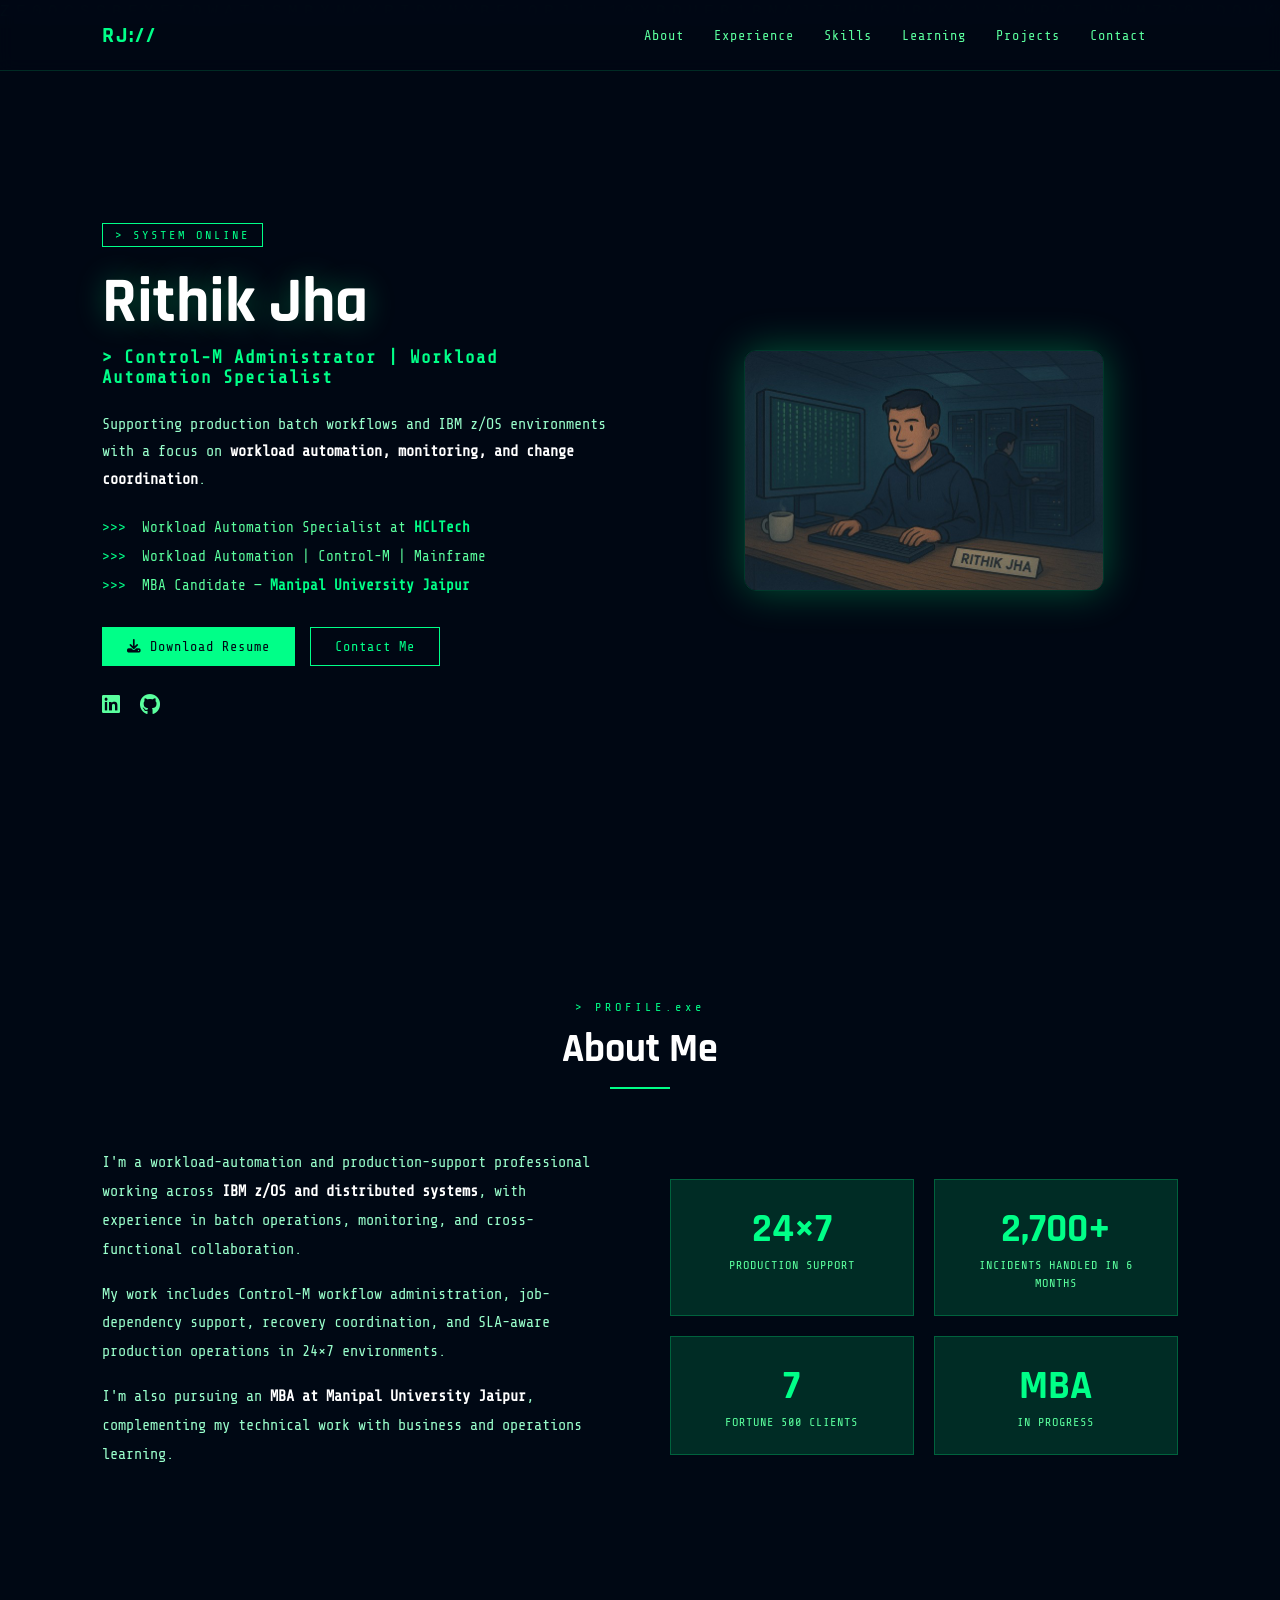
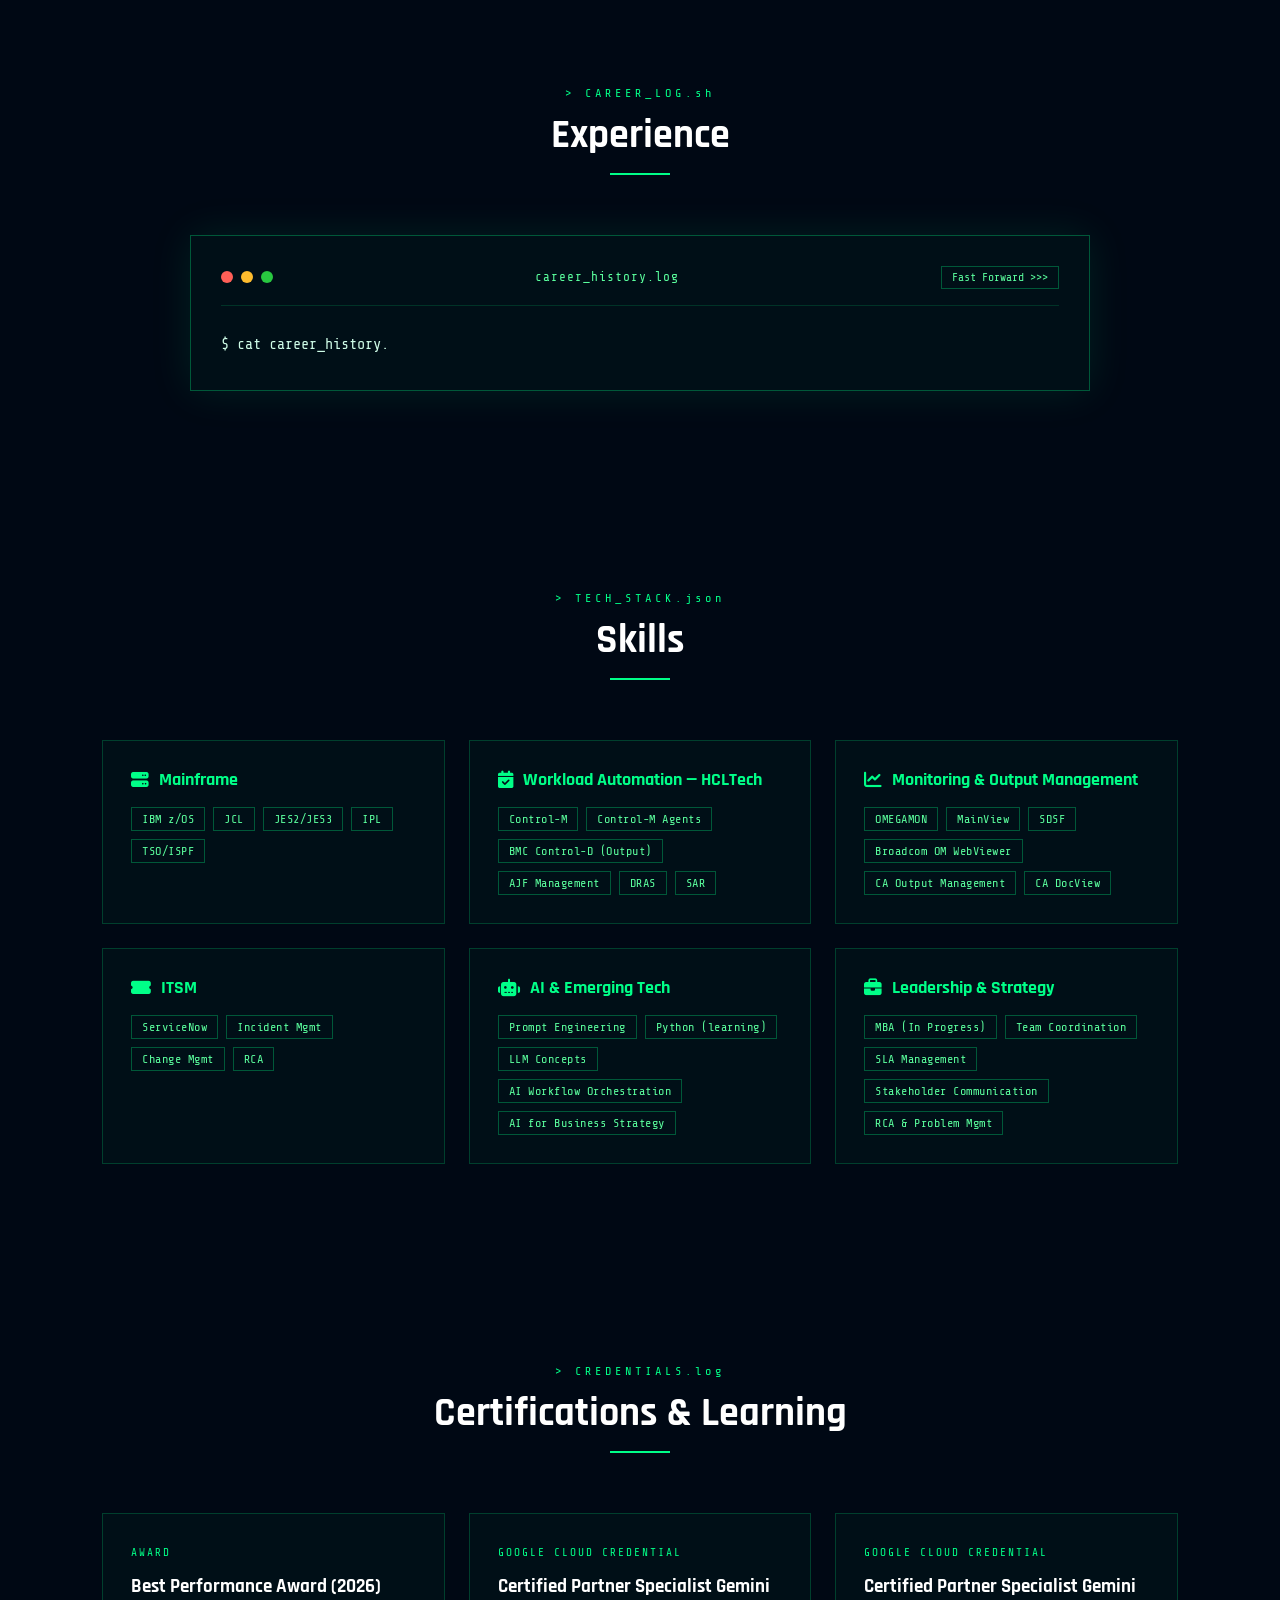
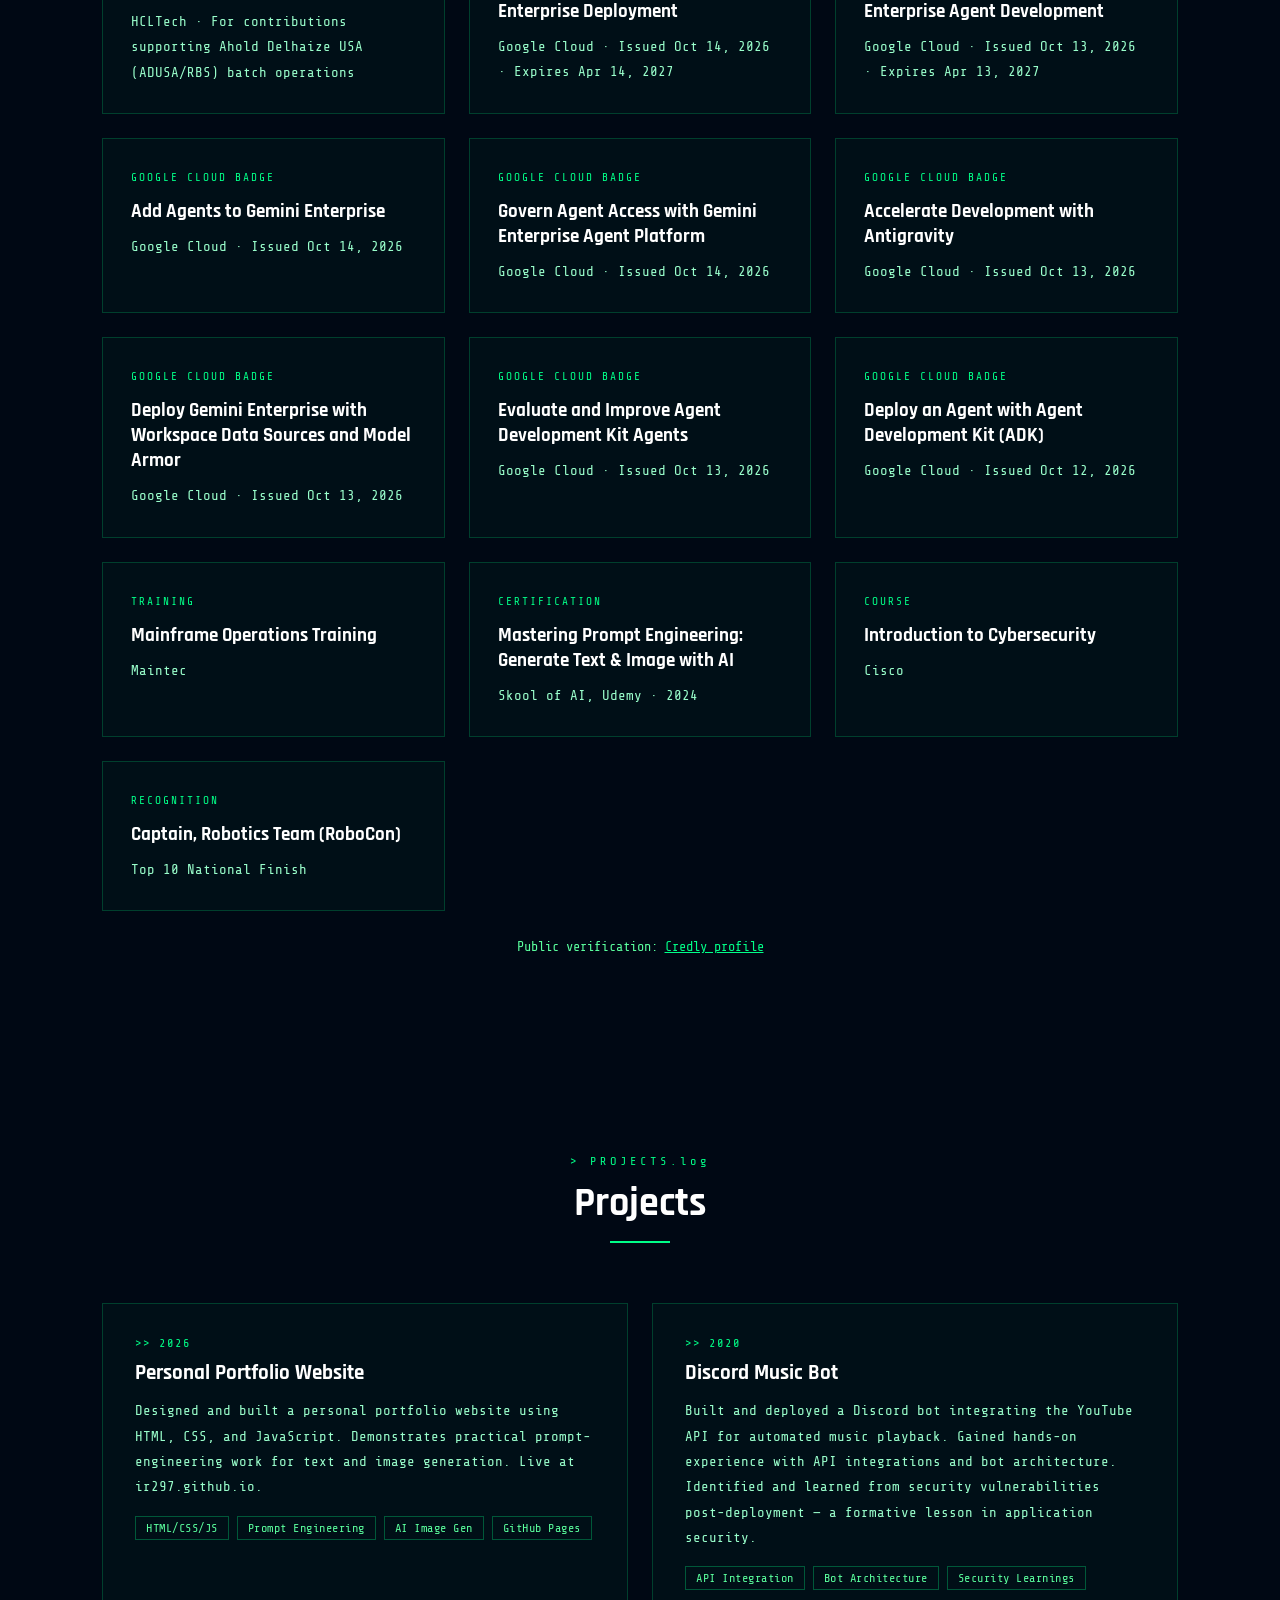
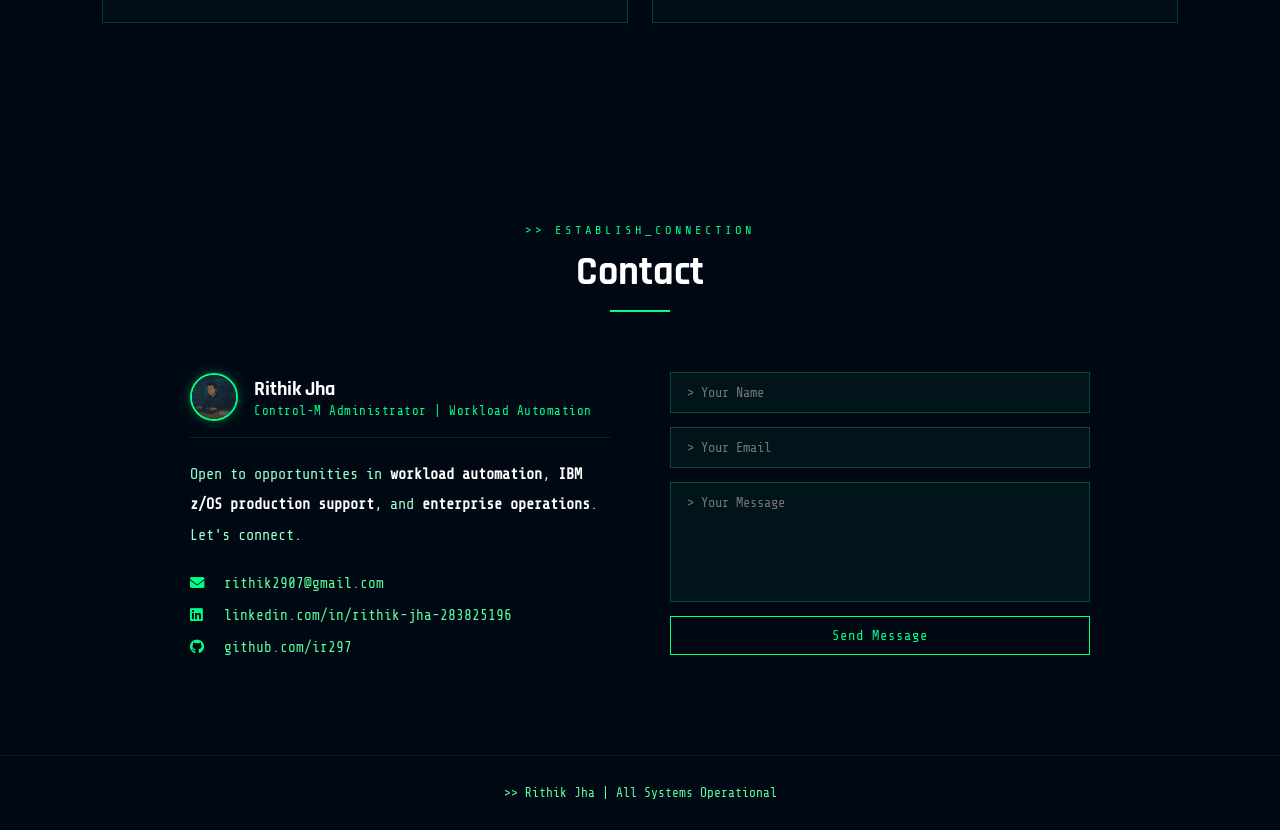
<file: index.html>
<!DOCTYPE html>
<html lang="en">
<head>
    <meta charset="UTF-8">
    <title>Rithik Jha | Control-M Administrator & Workload Automation</title>
    <meta name="viewport" content="width=device-width, initial-scale=1.0">
    <meta name="description" content="Portfolio of Rithik Jha — Control-M Administrator, Workload Automation Specialist, and IBM z/OS Production Support Professional.">
    <meta name="author" content="Rithik Jha">
    <meta name="theme-color" content="#000814">

    <!-- Open Graph / Social Media Meta Tags -->
    <meta property="og:title" content="Rithik Jha | Control-M Administrator & Workload Automation">
    <meta property="og:description" content="Supporting production batch workflows and IBM z/OS environments with a focus on workload automation, monitoring, and change coordination.">
    <meta property="og:image" content="assets/mainframe-image.jpg">
    <meta property="og:type" content="website">
    <meta name="twitter:card" content="summary_large_image">

    <!-- Terminal SVG Favicon -->
    <link rel="icon" type="image/svg+xml" href="data:image/svg+xml,<svg xmlns='http://www.w3.org/2000/svg' viewBox='0 0 100 100'><rect width='100' height='100' rx='20' fill='%23000814'/><text x='15' y='65' fill='%2300ff88' font-family='monospace' font-size='50' font-weight='bold'>&gt;_</text></svg>">

    <link rel="stylesheet" href="https://cdnjs.cloudflare.com/ajax/libs/font-awesome/6.5.0/css/all.min.css">
    <link href="https://fonts.googleapis.com/css2?family=Share+Tech+Mono&family=Rajdhani:wght@400;600;700&display=swap" rel="stylesheet">
    <link rel="stylesheet" href="css/style.css">
</head>
<body>

<canvas id="matrixCanvas"></canvas>

<!-- NAV -->
<nav>
    <div class="nav-logo">RJ://</div>
    <ul class="nav-links" id="navLinks">
        <li><a href="#about">About</a></li>
        <li><a href="#experience">Experience</a></li>
        <li><a href="#skills">Skills</a></li>
        <li><a href="#credentials">Learning</a></li>
        <li><a href="#projects">Projects</a></li>
        <li class="nav-contact-item">
            <a href="#contact">Contact</a>
            <a href="#about" class="nav-avatar-link" id="navAvatar" aria-label="Back to top — Rithik Jha profile" title="Rithik Jha">
                <img src="assets/mainframe-image.jpg" alt="Rithik Jha" class="nav-avatar-img">
            </a>
        </li>
    </ul>
    <button class="nav-toggle" id="navToggle" aria-label="Toggle navigation menu" aria-expanded="false">
        <i class="fas fa-bars"></i>
    </button>
</nav>

<!-- HERO -->
<section class="hero">
    <div class="hero-container">
        <div class="hero-text">
            <span class="hero-tag">> SYSTEM ONLINE</span>
            <h1>Rithik Jha</h1>
            <h2>> Control-M Administrator | Workload Automation Specialist</h2>
            <p>
                Supporting production batch workflows and IBM z/OS environments with a focus on <span class="highlight">workload automation, monitoring, and change coordination</span>.
            </p>
            <div class="hero-meta">
                <div><span>>>></span> Workload Automation Specialist at <span class="highlight">HCLTech</span></div>
                <div><span>>>></span> Workload Automation | Control-M | Mainframe</div>
                <div><span>>>></span> MBA Candidate — <span class="highlight">Manipal University Jaipur</span></div>
            </div>
            <div class="btn-group">
                <a href="Rithik_Jha_Resume.pdf" class="btn solid" download="Rithik_Jha_Resume.pdf">
                    <i class="fas fa-download"></i> Download Resume
                </a>
                <a href="#contact" class="btn">Contact Me</a>
            </div>
            <div class="social-icons">
                <a href="https://linkedin.com/in/rithik-jha-283825196" target="_blank" rel="noopener noreferrer" aria-label="LinkedIn Profile"><i class="fab fa-linkedin"></i></a>
                <a href="https://github.com/ir297" target="_blank" rel="noopener noreferrer" aria-label="GitHub Profile"><i class="fab fa-github"></i></a>
            </div>
        </div>
        <div class="hero-image-wrapper">
            <div class="hero-image" id="heroImage">
                <img src="assets/mainframe-image.jpg" alt="Rithik Jha portrait" width="360" height="240" loading="eager">
            </div>
        </div>
    </div>
</section>

<!-- ABOUT -->
<section class="about" id="about">
    <div class="section-header">
        <span class="section-tag">> PROFILE.exe</span>
        <h2 class="section-title">About Me</h2>
        <div class="section-line"></div>
    </div>
    <div class="about-grid">
        <div class="about-text">
            <p>
                I'm a workload-automation and production-support professional working across <span class="highlight">IBM z/OS and distributed systems</span>, with experience in batch operations, monitoring, and cross-functional collaboration.
            </p>
            <p>
                My work includes Control-M workflow administration, job-dependency support, recovery coordination, and SLA-aware production operations in 24×7 environments.
            </p>
            <p>
                I'm also pursuing an <span class="highlight">MBA at Manipal University Jaipur</span>, complementing my technical work with business and operations learning.
            </p>
        </div>
        <div class="about-stats">
            <div class="stat-box">
                <span class="stat-number">24×7</span>
                <span class="stat-label">PRODUCTION SUPPORT</span>
            </div>
            <div class="stat-box">
                <span class="stat-number">2,700+</span>
                <span class="stat-label">INCIDENTS HANDLED IN 6 MONTHS</span>
            </div>
            <div class="stat-box">
                <span class="stat-number">7</span>
                <span class="stat-label">FORTUNE 500 CLIENTS</span>
            </div>
            <div class="stat-box">
                <span class="stat-number">MBA</span>
                <span class="stat-label">IN PROGRESS</span>
            </div>
        </div>
    </div>
</section>

<!-- EXPERIENCE -->
<section class="experience" id="experience">
    <div class="section-header">
        <span class="section-tag">> CAREER_LOG.sh</span>
        <h2 class="section-title">Experience</h2>
        <div class="section-line"></div>
    </div>
    <div class="terminal">
        <div class="terminal-header">
            <div class="terminal-dots">
                <div class="terminal-dot dot-red"></div>
                <div class="terminal-dot dot-yellow"></div>
                <div class="terminal-dot dot-green"></div>
            </div>
            <div class="terminal-title">career_history.log</div>
            <button id="skipTerminalBtn" class="terminal-skip-btn" title="Display all content immediately">Fast Forward >>></button>
        </div>
        <div id="loader">> Decrypting Experience Data...</div>
        <div id="terminal-content" style="display:none;"></div>
    </div>
</section>

<!-- SKILLS -->
<section class="skills" id="skills">
    <div class="section-header">
        <span class="section-tag">> TECH_STACK.json</span>
        <h2 class="section-title">Skills</h2>
        <div class="section-line"></div>
    </div>
    <div class="skills-grid">
        <div class="skill-card">
            <div class="skill-card-title"><i class="fas fa-server"></i> Mainframe</div>
            <div class="skill-tags">
                <span class="tag">IBM z/OS</span><span class="tag">JCL</span>
                <span class="tag">JES2/JES3</span><span class="tag">IPL</span>
                <span class="tag">TSO/ISPF</span>
            </div>
        </div>
        <div class="skill-card">
            <div class="skill-card-title"><i class="fas fa-calendar-check"></i> Workload Automation — HCLTech</div>
            <div class="skill-tags">
                <span class="tag">Control-M</span><span class="tag">Control-M Agents</span>
                <span class="tag">BMC Control-D (Output)</span><span class="tag">AJF Management</span><span class="tag">DRAS</span><span class="tag">SAR</span>
            </div>
        </div>
        <div class="skill-card">
            <div class="skill-card-title"><i class="fas fa-chart-line"></i> Monitoring &amp; Output Management</div>
            <div class="skill-tags">
                <span class="tag">OMEGAMON</span><span class="tag">MainView</span><span class="tag">SDSF</span>
                <span class="tag">Broadcom OM WebViewer</span><span class="tag">CA Output Management</span><span class="tag">CA DocView</span>
            </div>
        </div>
        <div class="skill-card">
            <div class="skill-card-title"><i class="fas fa-ticket-alt"></i> ITSM</div>
            <div class="skill-tags">
                <span class="tag">ServiceNow</span><span class="tag">Incident Mgmt</span>
                <span class="tag">Change Mgmt</span><span class="tag">RCA</span>
            </div>
        </div>
        <div class="skill-card">
            <div class="skill-card-title"><i class="fas fa-robot"></i> AI &amp; Emerging Tech</div>
            <div class="skill-tags">
                <span class="tag">Prompt Engineering</span><span class="tag">Python (learning)</span>
                <span class="tag">LLM Concepts</span><span class="tag">AI Workflow Orchestration</span>
                <span class="tag">AI for Business Strategy</span>
            </div>
        </div>
        <div class="skill-card">
            <div class="skill-card-title"><i class="fas fa-briefcase"></i> Leadership &amp; Strategy</div>
            <div class="skill-tags">
                <span class="tag">MBA (In Progress)</span><span class="tag">Team Coordination</span>
                <span class="tag">SLA Management</span><span class="tag">Stakeholder Communication</span>
                <span class="tag">RCA &amp; Problem Mgmt</span>
            </div>
        </div>
    </div>
</section>

<!-- CREDENTIALS -->
<section class="credentials" id="credentials">
    <div class="section-header">
        <span class="section-tag">> CREDENTIALS.log</span>
        <h2 class="section-title">Certifications &amp; Learning</h2>
        <div class="section-line"></div>
    </div>
    <div class="credentials-grid">
        <article class="credential-card"><span class="credential-type">AWARD</span><h3>Best Performance Award (2026)</h3><p>HCLTech · For contributions supporting Ahold Delhaize USA (ADUSA/RBS) batch operations</p></article>
        <article class="credential-card"><span class="credential-type">GOOGLE CLOUD CREDENTIAL</span><h3><a href="https://www.credly.com/badges/71a90d79-6dc5-4704-b377-2daa51915424" target="_blank" rel="noopener noreferrer">Certified Partner Specialist Gemini Enterprise Deployment</a></h3><p>Google Cloud · Issued Oct 14, 2026 · Expires Apr 14, 2027</p></article>
        <article class="credential-card"><span class="credential-type">GOOGLE CLOUD CREDENTIAL</span><h3><a href="https://www.credly.com/badges/4d8d2a67-7866-4fa9-a3af-9fe12ce392e8" target="_blank" rel="noopener noreferrer">Certified Partner Specialist Gemini Enterprise Agent Development</a></h3><p>Google Cloud · Issued Oct 13, 2026 · Expires Apr 13, 2027</p></article>
        <article class="credential-card"><span class="credential-type">GOOGLE CLOUD BADGE</span><h3>Add Agents to Gemini Enterprise</h3><p>Google Cloud · Issued Oct 14, 2026</p></article>
        <article class="credential-card"><span class="credential-type">GOOGLE CLOUD BADGE</span><h3>Govern Agent Access with Gemini Enterprise Agent Platform</h3><p>Google Cloud · Issued Oct 14, 2026</p></article>
        <article class="credential-card"><span class="credential-type">GOOGLE CLOUD BADGE</span><h3>Accelerate Development with Antigravity</h3><p>Google Cloud · Issued Oct 13, 2026</p></article>
        <article class="credential-card"><span class="credential-type">GOOGLE CLOUD BADGE</span><h3>Deploy Gemini Enterprise with Workspace Data Sources and Model Armor</h3><p>Google Cloud · Issued Oct 13, 2026</p></article>
        <article class="credential-card"><span class="credential-type">GOOGLE CLOUD BADGE</span><h3>Evaluate and Improve Agent Development Kit Agents</h3><p>Google Cloud · Issued Oct 13, 2026</p></article>
        <article class="credential-card"><span class="credential-type">GOOGLE CLOUD BADGE</span><h3>Deploy an Agent with Agent Development Kit (ADK)</h3><p>Google Cloud · Issued Oct 12, 2026</p></article>
        <article class="credential-card"><span class="credential-type">TRAINING</span><h3>Mainframe Operations Training</h3><p>Maintec</p></article>
        <article class="credential-card"><span class="credential-type">CERTIFICATION</span><h3>Mastering Prompt Engineering: Generate Text &amp; Image with AI</h3><p>Skool of AI, Udemy · 2024</p></article>
        <article class="credential-card"><span class="credential-type">COURSE</span><h3>Introduction to Cybersecurity</h3><p>Cisco</p></article>
        <article class="credential-card"><span class="credential-type">RECOGNITION</span><h3>Captain, Robotics Team (RoboCon)</h3><p>Top 10 National Finish</p></article>
    </div>
    <p class="credential-note">Public verification: <a href="https://www.credly.com/users/rithik-kumar-jha.17ea143b" target="_blank" rel="noopener noreferrer">Credly profile</a></p>
</section>

<!-- PROJECTS -->
<section class="projects" id="projects">
    <div class="section-header">
        <span class="section-tag">> PROJECTS.log</span>
        <h2 class="section-title">Projects</h2>
        <div class="section-line"></div>
    </div>
    <div class="projects-grid">
        <div class="project-card">
            <div class="project-year">>> 2026</div>
            <div class="project-title">Personal Portfolio Website</div>
            <p class="project-desc">
                Designed and built a personal portfolio website using HTML, CSS, and JavaScript. Demonstrates practical prompt-engineering work for text and image generation.
                Live at ir297.github.io.
            </p>
            <div class="skill-tags">
                <span class="tag">HTML/CSS/JS</span><span class="tag">Prompt Engineering</span>
                <span class="tag">AI Image Gen</span><span class="tag">GitHub Pages</span>
            </div>
        </div>
        <div class="project-card">
            <div class="project-year">>> 2020</div>
            <div class="project-title">Discord Music Bot</div>
            <p class="project-desc">
                Built and deployed a Discord bot integrating the YouTube API for automated music playback.
                Gained hands-on experience with API integrations and bot architecture. Identified and learned
                from security vulnerabilities post-deployment — a formative lesson in application security.
            </p>
            <div class="skill-tags">
                <span class="tag">API Integration</span><span class="tag">Bot Architecture</span>
                <span class="tag">Security Learnings</span>
            </div>
        </div>
    </div>
</section>

<!-- CONTACT -->
<section class="contact" id="contact">
    <div class="section-header">
        <span class="section-tag">>> ESTABLISH_CONNECTION</span>
        <h2 class="section-title">Contact</h2>
        <div class="section-line"></div>
    </div>
    <div class="contact-grid">
        <div class="contact-info">
            <div class="contact-header-badge">
                <img src="assets/mainframe-image.jpg" alt="Rithik Jha avatar" class="contact-avatar-img">
                <div>
                    <h3>Rithik Jha</h3>
                    <span>Control-M Administrator | Workload Automation</span>
                </div>
            </div>
            <p>Open to opportunities in <span class="highlight">workload automation</span>, <span class="highlight">IBM z/OS production support</span>, and <span class="highlight">enterprise operations</span>. Let's connect.</p>
            <div class="contact-links">
                <a href="mailto:rithik2907@gmail.com" class="contact-link" aria-label="Send email to rithik2907@gmail.com">
                    <i class="fas fa-envelope"></i> rithik2907@gmail.com
                </a>
                <a href="https://linkedin.com/in/rithik-jha-283825196" target="_blank" rel="noopener noreferrer" class="contact-link" aria-label="LinkedIn profile">
                    <i class="fab fa-linkedin"></i> linkedin.com/in/rithik-jha-283825196
                </a>
                <a href="https://github.com/ir297" target="_blank" rel="noopener noreferrer" class="contact-link" aria-label="GitHub profile">
                    <i class="fab fa-github"></i> github.com/ir297
                </a>
            </div>
        </div>
        <form action="https://formspree.io/f/myknynvg" method="POST" class="contact-form">
            <input type="text" name="name" placeholder="> Your Name" aria-label="Your Name" required />
            <input type="email" name="email" placeholder="> Your Email" aria-label="Your Email" required />
            <textarea name="message" placeholder="> Your Message" aria-label="Your Message" required></textarea>
            <button type="submit" class="btn">Send Message</button>
        </form>
    </div>
</section>

<footer>
    <p>>> Rithik Jha | All Systems Operational</p>
</footer>

<script src="js/matrix.js"></script>
</body>
</html>
</file>
<file: css/style.css>
/* ================= RESET ================= */
* { margin: 0; padding: 0; box-sizing: border-box; }

/* ================= VARIABLES ================= */
:root {
    --green: #00ff88;
    --green-dim: rgba(0,255,136,0.15);
    --green-glow: 0 0 20px rgba(0,255,136,0.5);
    --bg: #000814;
    --text: #cffde8;
    --muted: #5aff9e;
}

html { scroll-behavior: smooth; }

body {
    background: var(--bg);
    color: var(--text);
    font-family: 'Share Tech Mono', monospace;
    overflow-x: hidden;
}

/* ================= MATRIX ================= */
#matrixCanvas {
    position: fixed; top: 0; left: 0;
    width: 100%; height: 100%;
    z-index: 0; opacity: 0.18;
    pointer-events: none;
}

/* ================= NAV ================= */
nav {
    position: fixed; top: 0; width: 100%;
    z-index: 100;
    padding: 18px 8%;
    display: flex; justify-content: space-between; align-items: center;
    background: rgba(0,8,20,0.85);
    backdrop-filter: blur(8px);
    border-bottom: 1px solid rgba(0,255,136,0.15);
}

.nav-logo {
    font-family: 'Rajdhani', sans-serif;
    font-size: 1.4rem; font-weight: 700;
    color: var(--green);
    letter-spacing: 2px;
    flex-shrink: 0;
}

/* Toggle is hidden on desktop; always after nav-links in the DOM */
.nav-toggle {
    display: none;
    background: transparent;
    border: 1px solid var(--green);
    color: var(--green);
    padding: 8px 12px;
    cursor: pointer;
    font-size: 1.1rem;
    border-radius: 4px;
    transition: all 0.3s ease;
    order: 3;
}

.nav-toggle:hover {
    background: var(--green-dim);
    box-shadow: var(--green-glow);
}

.nav-links {
    display: flex; align-items: center; gap: 30px; list-style: none;
    order: 2;
}
.nav-links a {
    color: var(--muted); text-decoration: none;
    font-size: 0.85rem; letter-spacing: 1px;
    transition: 0.3s;
}
.nav-links a:hover { color: var(--green); text-shadow: var(--green-glow); }

.nav-contact-item { display: flex; align-items: center; gap: 10px; }

.nav-avatar-link {
    display: inline-flex;
    align-items: center;
    justify-content: center;
    width: 34px;
    height: 34px;
    border-radius: 50%;
    opacity: 0;
    transform: scale(0.2);
    pointer-events: none;
    transition: opacity 0.4s ease, transform 0.4s cubic-bezier(0.34, 1.56, 0.64, 1), margin 0.3s ease;
    margin-left: -12px;
}

.nav-avatar-link.visible {
    opacity: 1;
    transform: scale(1);
    pointer-events: auto;
    margin-left: 4px;
}

.nav-avatar-img {
    width: 34px;
    height: 34px;
    border-radius: 50%;
    object-fit: cover;
    border: 2px solid var(--green);
    box-shadow: 0 0 10px rgba(0,255,136,0.5);
    transition: transform 0.3s ease, box-shadow 0.3s ease;
}

.nav-avatar-img:hover {
    transform: scale(1.12);
    box-shadow: 0 0 16px rgba(0,255,136,0.85);
}

/* ================= SECTIONS ================= */
section { position: relative; z-index: 2; }

/* ================= HERO ================= */
.hero {
    min-height: 100vh;
    display: flex; align-items: center;
    padding: 100px 8% 60px;
}

.hero-container {
    width: 100%;
    display: flex; justify-content: space-between; align-items: center;
    gap: 60px;
}

.hero-text { flex: 1; max-width: 650px; }

.hero-tag {
    display: inline-block;
    font-size: 0.75rem; letter-spacing: 3px;
    color: var(--green); border: 1px solid var(--green);
    padding: 4px 12px; margin-bottom: 20px;
}

.hero-text h1 {
    font-family: 'Rajdhani', sans-serif;
    font-size: 4rem; font-weight: 700;
    color: #fff;
    text-shadow: 0 0 30px rgba(0,255,136,0.3);
    margin-bottom: 10px;
    line-height: 1.1;
}

.hero-text h2 {
    font-size: 1.1rem; color: var(--green);
    margin-bottom: 24px; letter-spacing: 1px;
}

.hero-text p {
    margin-bottom: 16px; line-height: 1.8;
    color: #99ffcc; font-size: 0.95rem;
}

.highlight { color: #fff; font-weight: bold; }

.hero-meta {
    margin: 20px 0;
    font-size: 0.9rem; color: var(--muted);
    line-height: 2;
}

.hero-meta span { color: var(--green); margin-right: 8px; }

.btn-group { display: flex; gap: 15px; flex-wrap: wrap; margin-top: 28px; }

.btn {
    display: inline-block; padding: 11px 24px;
    border: 1px solid var(--green);
    color: var(--green); text-decoration: none;
    font-family: 'Share Tech Mono', monospace;
    font-size: 0.85rem; letter-spacing: 1px;
    background: transparent;
    cursor: pointer;
    transition: all 0.3s ease;
}

.btn:hover {
    background: var(--green); color: var(--bg);
    box-shadow: var(--green-glow);
}

.btn.solid { background: var(--green); color: var(--bg); }
.btn.solid:hover { background: transparent; color: var(--green); }

.social-icons { margin-top: 28px; display: flex; gap: 20px; }
.social-icons a {
    color: var(--muted); font-size: 1.3rem;
    transition: 0.3s;
}
.social-icons a:hover { color: var(--green); text-shadow: var(--green-glow); }

/* ================= HERO IMAGE ================= */
.hero-image-wrapper {
    flex: 1;
    display: flex;
    justify-content: center;
    align-items: center;
}

.hero-image {
    display: flex;
    justify-content: center;
    align-items: center;
    transition: transform 0.6s cubic-bezier(0.2, 0.8, 0.2, 1), opacity 0.5s ease;
    transform-origin: top right;
    will-change: transform, opacity;
}

.hero-image.shrink {
    transform: scale(0.1) translate(160%, -120%);
    opacity: 0;
    pointer-events: none;
}

.hero-image img {
    width: 360px; max-width: 100%;
    height: auto;
    border-radius: 12px;
    box-shadow: 0 0 40px rgba(0,255,136,0.3);
    border: 1px solid rgba(0,255,136,0.2);
    transition: box-shadow 0.4s ease;
}

.hero-image img:hover {
    box-shadow: 0 0 50px rgba(0,255,136,0.45);
}

/* ================= SECTION HEADER ================= */
.section-header { text-align: center; margin-bottom: 60px; }

.section-tag {
    font-size: 0.75rem; letter-spacing: 4px;
    color: var(--green); display: block; margin-bottom: 10px;
}

.section-title {
    font-family: 'Rajdhani', sans-serif;
    font-size: 2.5rem; font-weight: 700; color: #fff;
}

.section-line {
    width: 60px; height: 2px;
    background: var(--green); margin: 12px auto 0;
}

/* ================= ABOUT ================= */
.about {
    padding: 100px 8%;
    opacity: 0; transform: translateY(50px);
    transition: opacity 0.8s ease, transform 0.8s ease;
}
.about.show { opacity: 1; transform: translateY(0); }

.about-grid {
    display: grid; grid-template-columns: 1fr 1fr;
    gap: 60px; align-items: center;
}

.about-text p {
    color: #99ffcc; line-height: 1.9;
    margin-bottom: 16px; font-size: 0.95rem;
}

.about-stats {
    display: grid; grid-template-columns: 1fr 1fr;
    gap: 20px;
}

.stat-box {
    border: 1px solid rgba(0,255,136,0.25);
    padding: 24px; text-align: center;
    background: var(--green-dim);
    transition: 0.3s;
}

.stat-box:hover {
    border-color: var(--green);
    box-shadow: var(--green-glow);
}

.stat-number {
    font-family: 'Rajdhani', sans-serif;
    font-size: 2.5rem; font-weight: 700;
    color: var(--green); display: block;
}

.stat-label {
    font-size: 0.75rem; color: var(--muted);
    letter-spacing: 1px; margin-top: 4px;
}

/* ================= EXPERIENCE ================= */
.experience {
    padding: 100px 8%;
    opacity: 0; transform: translateY(50px);
    transition: opacity 0.8s ease, transform 0.8s ease;
}
.experience.show { opacity: 1; transform: translateY(0); }

.terminal {
    width: 100%; max-width: 900px; margin: 0 auto;
    border: 1px solid rgba(0,255,136,0.3);
    padding: 30px;
    background: rgba(0,255,136,0.03);
    box-shadow: 0 0 40px rgba(0,255,136,0.1);
}

.terminal-header {
    display: flex; justify-content: space-between; align-items: center;
    margin-bottom: 24px; padding-bottom: 16px;
    border-bottom: 1px solid rgba(0,255,136,0.15);
}

.terminal-dots { display: flex; gap: 8px; }
.terminal-dot { width: 12px; height: 12px; border-radius: 50%; }
.dot-red { background: #ff5f57; }
.dot-yellow { background: #febc2e; }
.dot-green { background: #28c840; }

.terminal-title {
    font-size: 0.8rem; color: var(--muted); letter-spacing: 1px;
}

.terminal-skip-btn {
    background: transparent;
    border: 1px solid rgba(0, 255, 136, 0.3);
    color: var(--muted);
    font-family: 'Share Tech Mono', monospace;
    font-size: 0.72rem;
    padding: 4px 10px;
    cursor: pointer;
    transition: all 0.2s ease;
}

.terminal-skip-btn:hover {
    border-color: var(--green);
    color: var(--green);
    box-shadow: 0 0 10px rgba(0,255,136,0.2);
}

#terminal-content { font-size: 0.95rem; line-height: 2; white-space: pre-wrap; word-break: break-word; }
#loader { font-size: 1rem; color: var(--green); }

.cursor {
    display: inline-block; width: 10px; height: 16px;
    background: var(--green); margin-left: 4px;
    animation: blink 1s infinite; vertical-align: middle;
}

@keyframes blink {
    0%, 100% { opacity: 1; } 50% { opacity: 0; }
}

/* ================= SKILLS ================= */
.skills {
    padding: 100px 8%;
    opacity: 0; transform: translateY(50px);
    transition: opacity 0.8s ease, transform 0.8s ease;
}
.skills.show { opacity: 1; transform: translateY(0); }

.skills-grid {
    display: grid; grid-template-columns: repeat(auto-fit, minmax(280px, 1fr));
    gap: 24px;
}

.skill-card {
    border: 1px solid rgba(0,255,136,0.2);
    padding: 28px;
    background: rgba(0,255,136,0.03);
    transition: 0.3s;
}

.skill-card:hover {
    border-color: var(--green);
    box-shadow: 0 0 20px rgba(0,255,136,0.15);
    transform: translateY(-4px);
}

.skill-card-title {
    font-family: 'Rajdhani', sans-serif;
    font-size: 1.1rem; font-weight: 700;
    color: var(--green); margin-bottom: 16px;
    display: flex; align-items: center; gap: 10px;
}

.skill-tags { display: flex; flex-wrap: wrap; gap: 8px; }

.tag {
    font-size: 0.75rem; padding: 4px 10px;
    border: 1px solid rgba(0,255,136,0.3);
    color: var(--muted); letter-spacing: 0.5px;
}

/* ================= CREDENTIALS ================= */
.credentials {
    padding: 100px 8%;
    opacity: 0; transform: translateY(50px);
    transition: opacity 0.8s ease, transform 0.8s ease;
}
.credentials.show { opacity: 1; transform: translateY(0); }

.credentials-grid {
    display: grid;
    grid-template-columns: repeat(auto-fit, minmax(260px, 1fr));
    gap: 24px;
}

.credential-card {
    border: 1px solid rgba(0,255,136,0.2);
    padding: 28px;
    background: rgba(0,255,136,0.03);
    transition: 0.3s;
}

.credential-card:hover {
    border-color: var(--green);
    box-shadow: 0 0 20px rgba(0,255,136,0.15);
    transform: translateY(-4px);
}

.credential-type {
    color: var(--green);
    font-size: 0.7rem;
    letter-spacing: 2px;
}

.credential-card h3 {
    color: #fff;
    font-family: 'Rajdhani', sans-serif;
    font-size: 1.2rem;
    margin: 14px 0 10px;
}

.credential-card h3 a {
    color: inherit;
    text-decoration: none;
}

.credential-card h3 a:hover {
    color: var(--green);
    text-shadow: var(--green-glow);
}

.credential-card p {
    color: #99ffcc;
    line-height: 1.8;
    font-size: 0.88rem;
}

.credential-note {
    margin-top: 28px;
    text-align: center;
    color: var(--muted);
    font-size: 0.85rem;
}

.credential-note a {
    color: var(--green);
}

/* ================= PROJECTS ================= */
.projects {
    padding: 100px 8%;
    opacity: 0; transform: translateY(50px);
    transition: opacity 0.8s ease, transform 0.8s ease;
}
.projects.show { opacity: 1; transform: translateY(0); }

.projects-grid {
    display: grid; grid-template-columns: repeat(auto-fit, minmax(320px, 1fr));
    gap: 24px;
}

.project-card {
    border: 1px solid rgba(0,255,136,0.2);
    padding: 32px;
    background: rgba(0,255,136,0.03);
    transition: 0.3s;
}

.project-card:hover {
    border-color: var(--green);
    box-shadow: 0 0 25px rgba(0,255,136,0.15);
    transform: translateY(-4px);
}

.project-year {
    font-size: 0.75rem; color: var(--green);
    letter-spacing: 2px; margin-bottom: 10px;
}

.project-title {
    font-family: 'Rajdhani', sans-serif;
    font-size: 1.3rem; font-weight: 700;
    color: #fff; margin-bottom: 12px;
}

.project-desc {
    color: #99ffcc; font-size: 0.88rem;
    line-height: 1.8; margin-bottom: 16px;
}

/* ================= CONTACT ================= */
.contact {
    padding: 100px 8%;
    opacity: 0; transform: translateY(50px);
    transition: opacity 0.8s ease, transform 0.8s ease;
}
.contact.show { opacity: 1; transform: translateY(0); }

.contact-grid {
    display: grid; grid-template-columns: 1fr 1fr;
    gap: 60px; max-width: 900px; margin: 0 auto;
    align-items: center;
}

.contact-header-badge {
    display: flex;
    align-items: center;
    gap: 16px;
    margin-bottom: 22px;
    padding-bottom: 16px;
    border-bottom: 1px solid rgba(0, 255, 136, 0.15);
}

.contact-avatar-img {
    width: 48px;
    height: 48px;
    border-radius: 50%;
    object-fit: cover;
    border: 2px solid var(--green);
    box-shadow: 0 0 12px rgba(0, 255, 136, 0.35);
}

.contact-header-badge h3 {
    font-family: 'Rajdhani', sans-serif;
    font-size: 1.25rem;
    font-weight: 700;
    color: #fff;
    margin: 0;
}

.contact-header-badge span {
    font-size: 0.78rem;
    color: var(--green);
    letter-spacing: 0.5px;
    display: block;
    margin-top: 2px;
}

.contact-info p {
    color: #99ffcc; line-height: 2; margin-bottom: 24px;
    font-size: 0.95rem;
}

.contact-links { display: flex; flex-direction: column; gap: 16px; }

.contact-link {
    display: flex; align-items: center; gap: 14px;
    color: var(--muted); text-decoration: none;
    font-size: 0.9rem; transition: 0.3s;
}

.contact-link:hover { color: var(--green); }
.contact-link i { color: var(--green); width: 20px; }

.contact-form { display: flex; flex-direction: column; gap: 14px; }

.contact-form input,
.contact-form textarea {
    background: rgba(0,255,136,0.05);
    border: 1px solid rgba(0,255,136,0.25);
    color: var(--text); padding: 12px 16px;
    font-family: 'Share Tech Mono', monospace;
    font-size: 0.85rem; outline: none; resize: none;
    transition: 0.3s;
}

.contact-form input:focus,
.contact-form textarea:focus {
    border-color: var(--green);
    box-shadow: 0 0 10px rgba(0,255,136,0.1);
}

.contact-form textarea { height: 120px; }

/* ================= FOOTER ================= */
footer {
    text-align: center; padding: 30px;
    border-top: 1px solid rgba(0,255,136,0.1);
    color: var(--muted); font-size: 0.8rem;
    position: relative; z-index: 2;
}

/* ================= RESPONSIVE ================= */
@media (max-width: 900px) {
    .nav-toggle { display: block; }
    .nav-links {
        display: none;
        position: absolute;
        top: 100%;
        left: 0;
        width: 100%;
        background: rgba(0, 8, 20, 0.96);
        backdrop-filter: blur(10px);
        flex-direction: column;
        padding: 24px 8%;
        gap: 18px;
        border-bottom: 1px solid rgba(0, 255, 136, 0.2);
    }
    .nav-links.active { display: flex; }
    .nav-contact-item { justify-content: space-between; width: 100%; }
    .nav-avatar-link {
        opacity: 1;
        transform: scale(1);
        pointer-events: auto;
        margin-left: 0;
    }

    .hero-container { flex-direction: column; text-align: left; }
    .about-grid { grid-template-columns: 1fr; }
    .contact-grid { grid-template-columns: 1fr; }
    .hero { padding-top: 120px; }
    .hero-text h1 { font-size: 2.8rem; }
    .terminal { padding: 20px; }
}

@media (max-width: 600px) {
    .hero-text h1 { font-size: 2.2rem; }
    .about-stats { grid-template-columns: 1fr; }
    .btn-group { flex-direction: column; }
    .btn { text-align: center; }
}

/* ================= ACCESSIBILITY: REDUCED MOTION ================= */
@media (prefers-reduced-motion: reduce) {
    *, *::before, *::after {
        animation-duration: 0.01ms !important;
        transition-duration: 0.01ms !important;
        scroll-behavior: auto !important;
    }
}
</file>
